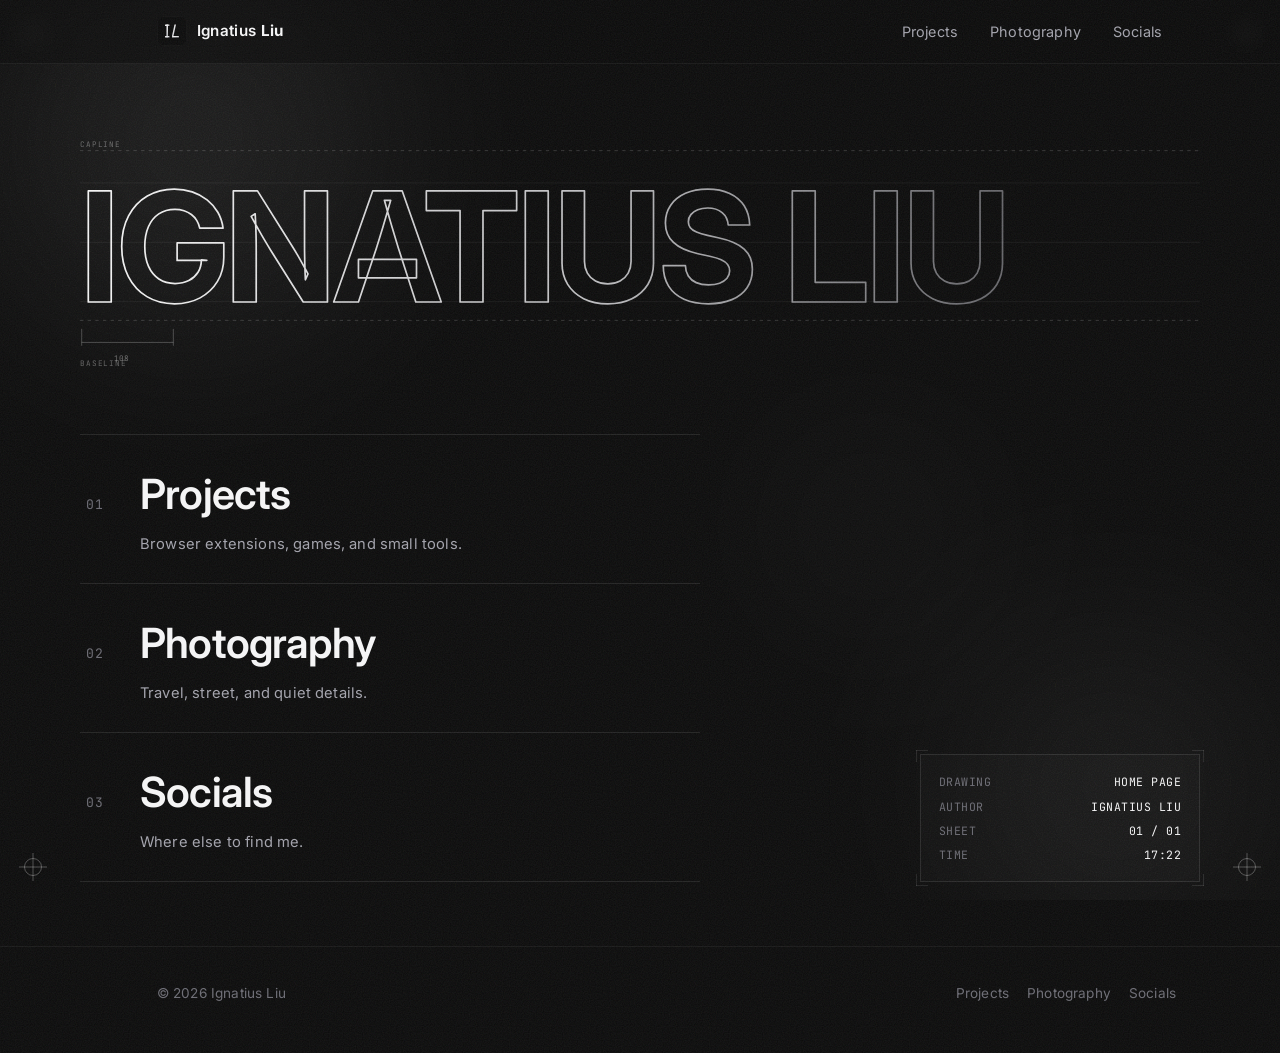
<file: index.html>
<!DOCTYPE html>
<html lang="en">
<head>
  <meta charset="utf-8">
  <meta name="viewport" content="width=device-width, initial-scale=1">
  <title>Ignatius Liu</title>
  <meta name="description" content="Ignatius Liu — software, photography, and a quiet corner of the internet.">
  <meta name="theme-color" content="#0a0a0a">
  <meta name="color-scheme" content="dark">
  <meta property="og:title" content="Ignatius Liu">
  <meta property="og:description" content="Software, photography, and a quiet corner of the internet.">
  <meta property="og:type" content="website">
  <meta property="og:url" content="https://www.suitangi.me/">
  <link rel="icon" href="/assets/img/favicon.svg" type="image/svg+xml">
  <link rel="icon" href="/assets/img/favicon.ico" sizes="32x32">
  <link rel="apple-touch-icon" href="/assets/img/apple-touch-icon.png">
  <link rel="manifest" href="/assets/img/site.webmanifest">
  <link rel="preconnect" href="https://fonts.googleapis.com">
  <link rel="preconnect" href="https://fonts.gstatic.com" crossorigin>
  <link href="https://fonts.googleapis.com/css2?family=Inter:wght@400;500;600;700;800&family=JetBrains+Mono:wght@400;500&display=swap" rel="stylesheet">
  <link rel="stylesheet" href="/assets/css/site.css">
</head>
<body class="page-home">

  <!-- background glow + film grain -->
  <div class="bg-fx" aria-hidden="true">
    <span class="blob b1"></span>
    <span class="blob b2"></span>
    <span class="blob b3"></span>
    <div class="spotlight" id="spotlight"></div>
  </div>
  <div class="grain" aria-hidden="true"></div>

  <!-- blueprint registration marks (corners) -->
  <div class="reg-marks" aria-hidden="true">
    <span class="reg tl"></span><span class="reg tr"></span>
    <span class="reg bl"></span><span class="reg br"></span>
  </div>

  <nav class="nav" aria-label="Primary">
    <div class="wrap">
      <a class="brand" href="/" aria-label="Ignatius Liu — home">
        <img class="chip" src="/assets/img/logo.svg" alt="">
        <span class="name">Ignatius <b>Liu</b></span>
      </a>
      <button class="nav-toggle" aria-label="Toggle menu" aria-expanded="false">
        <svg viewBox="0 0 24 24" fill="none" stroke="currentColor" stroke-width="2" stroke-linecap="round"><path d="M4 7h16M4 12h16M4 17h16"/></svg>
      </button>
      <ul class="nav-links">
        <li><a href="/projects/">Projects</a></li>
        <li><a href="/photography/">Photography</a></li>
        <li><a href="/socials/">Socials</a></li>
      </ul>
    </div>
  </nav>

  <main>
    <section class="stage wrap">

      <!-- blueprint hero: the name as a technical drawing -->
      <div class="hero-drawing" data-reveal aria-hidden="true">
        <svg class="hero-svg" viewBox="0 0 1320 280" preserveAspectRatio="xMinYMid meet">
          <defs>
            <linearGradient id="bp-stroke" x1="0" y1="0" x2="1" y2="0">
              <stop offset="0" stop-color="#ffffff" stop-opacity=".95"/>
              <stop offset=".55" stop-color="#dcdcdf" stop-opacity=".85"/>
              <stop offset="1" stop-color="#8a8a90" stop-opacity=".7"/>
            </linearGradient>
          </defs>

          <!-- faint construction grid -->
          <g stroke="rgba(255,255,255,.07)" stroke-width="1">
            <line x1="0" y1="60"  x2="1320" y2="60"/>
            <line x1="0" y1="130" x2="1320" y2="130"/>
            <line x1="0" y1="200" x2="1320" y2="200"/>
          </g>

          <!-- baseline + capline, like a real letterform drawing -->
          <g stroke="rgba(255,255,255,.20)" stroke-width="1" stroke-dasharray="4 5">
            <line x1="0" y1="222" x2="1320" y2="222"/>
            <line x1="0" y1="22"  x2="1320" y2="22"/>
          </g>
          <g fill="rgba(255,255,255,.35)" font-family="JetBrains Mono, monospace" font-size="9" letter-spacing="1">
            <text x="0" y="18">CAPLINE</text>
            <text x="0" y="276">BASELINE</text>
          </g>

          <!-- the name, single line (desktop / tablet) -->
          <g class="name-1col" fill="none" stroke="url(#bp-stroke)" stroke-width="2" stroke-linecap="round" stroke-linejoin="round">
            <text x="0" y="200" font-family="Inter, sans-serif" font-size="180" font-weight="700" letter-spacing="-4">IGNATIUS LIU</text>
          </g>

          <!-- the name, two lines stacked (mobile) -->
          <g class="name-2col" fill="none" stroke="url(#bp-stroke)" stroke-width="2" stroke-linecap="round" stroke-linejoin="round">
            <text x="0" y="120" font-family="Inter, sans-serif" font-size="150" font-weight="700" letter-spacing="-3">IGNATIUS</text>
            <text x="0" y="240" font-family="Inter, sans-serif" font-size="150" font-weight="700" letter-spacing="-3">LIU</text>
          </g>

          <!-- dimension marks below a couple of glyphs -->
          <g stroke="rgba(255,255,255,.28)" stroke-width="1">
            <line x1="2"   y1="232" x2="2"   y2="252"/>
            <line x1="110" y1="232" x2="110" y2="252"/>
            <line x1="2"   y1="248" x2="110" y2="248"/>
          </g>
          <text x="40" y="270" fill="rgba(255,255,255,.4)" font-family="JetBrains Mono, monospace" font-size="9">108</text>
        </svg>
      </div>

      <!-- the blueprint "drawing": the three section links, now the focal point -->
      <nav class="index" data-reveal aria-label="Index">
        <a href="/projects/">
          <span class="i-row">
            <span class="i-num">01</span>
            <span class="i-name">Projects</span>
          </span>
          <span class="i-desc">Browser extensions, games, and small tools.</span>
        </a>
        <a href="/photography/">
          <span class="i-row">
            <span class="i-num">02</span>
            <span class="i-name">Photography</span>
          </span>
          <span class="i-desc">Travel, street, and quiet details.</span>
        </a>
        <a href="/socials/">
          <span class="i-row">
            <span class="i-num">03</span>
            <span class="i-name">Socials</span>
          </span>
          <span class="i-desc">Where else to find me.</span>
        </a>
      </nav>

      <!-- title block: name demoted, lives in the corner like a real drawing -->
      <aside class="title-block" data-reveal>
        <div class="tb-grid">
          <span class="tb-k">DRAWING</span><span class="tb-v">HOME PAGE</span>
          <span class="tb-k">AUTHOR</span>  <span class="tb-v">IGNATIUS LIU</span>
          <span class="tb-k">SHEET</span>   <span class="tb-v">01 / 01</span>
          <span class="tb-k">TIME</span>    <span class="tb-v"><span data-clock>— : —</span></span>
        </div>
      </aside>

    </section>
  </main>

  <footer class="footer">
    <div class="wrap">
      <span>© <span data-year>2026</span> Ignatius Liu</span>
      <div class="footer-links">
        <a href="/projects/">Projects</a>
        <a href="/photography/">Photography</a>
        <a href="/socials/">Socials</a>
      </div>
    </div>
  </footer>

  <script src="/assets/js/site.js"></script>
</body>
</html>
</file>
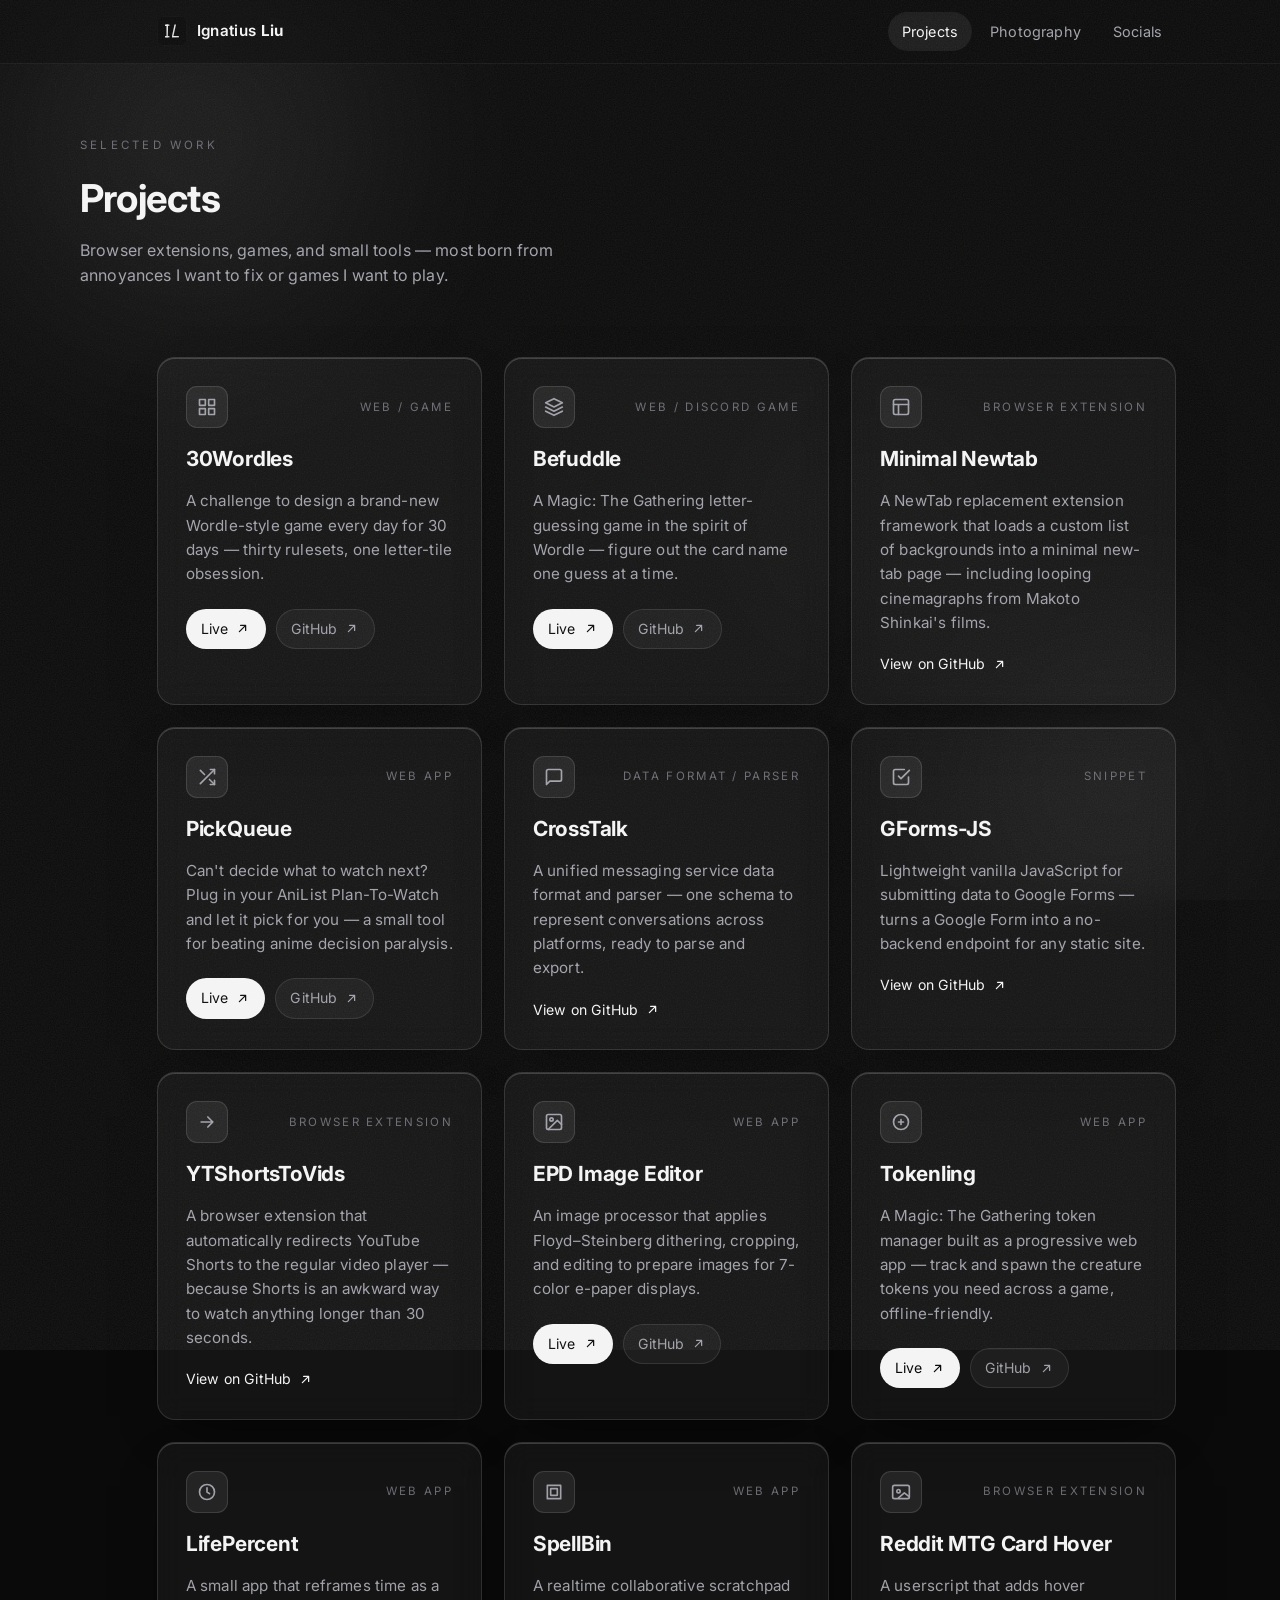
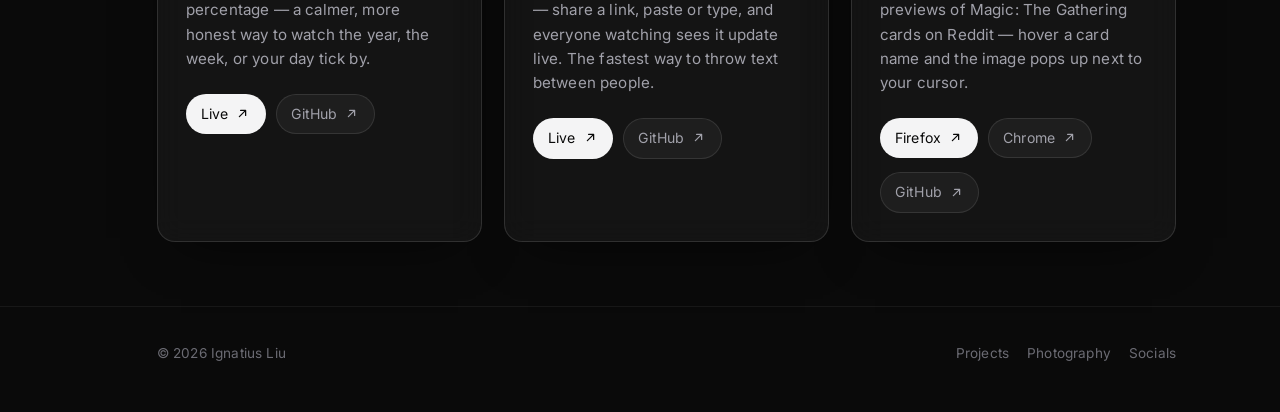
<file: projects/index.html>
<!DOCTYPE html>
<html lang="en">
<head>
  <meta charset="utf-8">
  <meta name="viewport" content="width=device-width, initial-scale=1">
  <title>Projects · Ignatius Liu</title>
  <meta name="description" content="Personal projects by Ignatius Liu — browser extensions, games, and small tools.">
  <meta name="theme-color" content="#0a0a0a">
  <meta name="color-scheme" content="dark">
  <link rel="icon" href="/assets/img/favicon.svg" type="image/svg+xml">
  <link rel="icon" href="/assets/img/favicon.ico" sizes="32x32">
  <link rel="apple-touch-icon" href="/assets/img/apple-touch-icon.png">
  <link rel="manifest" href="/assets/img/site.webmanifest">
  <link rel="preconnect" href="https://fonts.googleapis.com">
  <link rel="preconnect" href="https://fonts.gstatic.com" crossorigin>
  <link href="https://fonts.googleapis.com/css2?family=Inter:wght@400;500;600;700;800&display=swap" rel="stylesheet">
  <link rel="stylesheet" href="/assets/css/site.css">
</head>
<body>

  <div class="bg-fx" aria-hidden="true">
    <span class="blob b1"></span>
    <span class="blob b2"></span>
    <span class="blob b3"></span>
    <div class="spotlight" id="spotlight"></div>
  </div>
  <div class="grain" aria-hidden="true"></div>

  <nav class="nav" aria-label="Primary">
    <div class="wrap">
      <a class="brand" href="/" aria-label="Ignatius Liu — home">
        <img class="chip" src="/assets/img/logo.svg" alt="">
        <span class="name">Ignatius <b>Liu</b></span>
      </a>
      <button class="nav-toggle" aria-label="Toggle menu" aria-expanded="false">
        <svg viewBox="0 0 24 24" fill="none" stroke="currentColor" stroke-width="2" stroke-linecap="round"><path d="M4 7h16M4 12h16M4 17h16"/></svg>
      </button>
      <ul class="nav-links">
        <li><a href="/projects/" class="active">Projects</a></li>
        <li><a href="/photography/">Photography</a></li>
        <li><a href="/socials/">Socials</a></li>
      </ul>
    </div>
  </nav>

  <main>
    <header class="page-head wrap">
      <p class="eyebrow" data-reveal>Selected work</p>
      <h1 class="h-section" data-reveal>Projects</h1>
      <p class="section-lead" data-reveal>
        Browser extensions, games, and small tools — most born from annoyances
        I want to fix or games I want to play.
      </p>
    </header>

    <section class="wrap" style="padding-bottom: 64px;">
      <div class="grid-projects">

        <article class="glass project-card" data-reveal>
          <div class="pc-top">
            <span class="pc-icon">
              <svg viewBox="0 0 24 24" fill="none" stroke="currentColor" stroke-width="2" stroke-linecap="round" stroke-linejoin="round"><rect x="3" y="3" width="7" height="7"/><rect x="14" y="3" width="7" height="7"/><rect x="14" y="14" width="7" height="7"/><rect x="3" y="14" width="7" height="7"/></svg>
            </span>
            <span class="pc-type">Web / Game</span>
          </div>
          <h3>30Wordles</h3>
          <p>A challenge to design a brand-new Wordle-style game every day for 30 days — thirty rulesets, one letter-tile obsession.</p>
          <div class="pc-links">
            <a class="pc-link" href="https://suitangi.github.io/30Wordles/" target="_blank" rel="noopener">
              Live
              <svg viewBox="0 0 24 24" fill="none" stroke="currentColor" stroke-width="2" stroke-linecap="round" stroke-linejoin="round"><path d="M7 17L17 7M9 7h8v8"/></svg>
            </a>
            <a class="pc-link pc-link-ghost" href="https://github.com/suitangi/30Wordles" target="_blank" rel="noopener">
              GitHub
              <svg viewBox="0 0 24 24" fill="none" stroke="currentColor" stroke-width="2" stroke-linecap="round" stroke-linejoin="round"><path d="M7 17L17 7M9 7h8v8"/></svg>
            </a>
          </div>
        </article>

        <article class="glass project-card" data-reveal>
          <div class="pc-top">
            <span class="pc-icon">
              <svg viewBox="0 0 24 24" fill="none" stroke="currentColor" stroke-width="2" stroke-linecap="round" stroke-linejoin="round"><path d="M12 2L2 7l10 5 10-5-10-5zM2 17l10 5 10-5M2 12l10 5 10-5"/></svg>
            </span>
            <span class="pc-type">Web / Discord game</span>
          </div>
          <h3>Befuddle</h3>
          <p>A Magic: The Gathering letter-guessing game in the spirit of Wordle — figure out the card name one guess at a time.</p>
          <div class="pc-links">
            <a class="pc-link" href="https://befuddle.xyz/" target="_blank" rel="noopener">
              Live
              <svg viewBox="0 0 24 24" fill="none" stroke="currentColor" stroke-width="2" stroke-linecap="round" stroke-linejoin="round"><path d="M7 17L17 7M9 7h8v8"/></svg>
            </a>
            <a class="pc-link pc-link-ghost" href="https://github.com/suitangi/Befuddle" target="_blank" rel="noopener">
              GitHub
              <svg viewBox="0 0 24 24" fill="none" stroke="currentColor" stroke-width="2" stroke-linecap="round" stroke-linejoin="round"><path d="M7 17L17 7M9 7h8v8"/></svg>
            </a>
          </div>
        </article>

        <article class="glass project-card" data-reveal>
          <div class="pc-top">
            <span class="pc-icon">
              <svg viewBox="0 0 24 24" fill="none" stroke="currentColor" stroke-width="2" stroke-linecap="round" stroke-linejoin="round"><rect x="3" y="3" width="18" height="18" rx="2"/><path d="M3 9h18M9 21V9"/></svg>
            </span>
            <span class="pc-type">Browser extension</span>
          </div>
          <h3>Minimal Newtab</h3>
          <p>A NewTab replacement extension framework that loads a custom list of backgrounds into a minimal new-tab page — including looping cinemagraphs from Makoto Shinkai's films.</p>
          <a class="pc-link" href="https://github.com/suitangi/Minimal-Newtab" target="_blank" rel="noopener">
            View on GitHub
            <svg viewBox="0 0 24 24" fill="none" stroke="currentColor" stroke-width="2" stroke-linecap="round" stroke-linejoin="round"><path d="M7 17L17 7M9 7h8v8"/></svg>
          </a>
        </article>
		
		<article class="glass project-card" data-reveal>
          <div class="pc-top">
            <span class="pc-icon">
              <svg viewBox="0 0 24 24" fill="none" stroke="currentColor" stroke-width="2" stroke-linecap="round" stroke-linejoin="round"><polyline points="16 3 21 3 21 8"/><line x1="4" y1="20" x2="21" y2="3"/><polyline points="21 16 21 21 16 21"/><line x1="15" y1="15" x2="21" y2="21"/><line x1="4" y1="4" x2="9" y2="9"/></svg>
            </span>
            <span class="pc-type">Web app</span>
          </div>
          <h3>PickQueue</h3>
          <p>Can't decide what to watch next? Plug in your AniList Plan-To-Watch and let it pick for you — a small tool for beating anime decision paralysis.</p>
          <div class="pc-links">
            <a class="pc-link" href="https://suitangi.github.io/PickQueue/" target="_blank" rel="noopener">
              Live
              <svg viewBox="0 0 24 24" fill="none" stroke="currentColor" stroke-width="2" stroke-linecap="round" stroke-linejoin="round"><path d="M7 17L17 7M9 7h8v8"/></svg>
            </a>
            <a class="pc-link pc-link-ghost" href="https://github.com/suitangi/PickQueue" target="_blank" rel="noopener">
              GitHub
              <svg viewBox="0 0 24 24" fill="none" stroke="currentColor" stroke-width="2" stroke-linecap="round" stroke-linejoin="round"><path d="M7 17L17 7M9 7h8v8"/></svg>
            </a>
          </div>
        </article>
		
        <article class="glass project-card" data-reveal>
          <div class="pc-top">
            <span class="pc-icon">
              <svg viewBox="0 0 24 24" fill="none" stroke="currentColor" stroke-width="2" stroke-linecap="round" stroke-linejoin="round"><path d="M21 15a2 2 0 0 1-2 2H7l-4 4V5a2 2 0 0 1 2-2h14a2 2 0 0 1 2 2z"/></svg>
            </span>
            <span class="pc-type">Data format / parser</span>
          </div>
          <h3>CrossTalk</h3>
          <p>A unified messaging service data format and parser — one schema to represent conversations across platforms, ready to parse and export.</p>
          <a class="pc-link" href="https://github.com/suitangi/Crosstalk" target="_blank" rel="noopener">
            View on GitHub
            <svg viewBox="0 0 24 24" fill="none" stroke="currentColor" stroke-width="2" stroke-linecap="round" stroke-linejoin="round"><path d="M7 17L17 7M9 7h8v8"/></svg>
          </a>
        </article>

        <article class="glass project-card" data-reveal>
          <div class="pc-top">
            <span class="pc-icon">
              <svg viewBox="0 0 24 24" fill="none" stroke="currentColor" stroke-width="2" stroke-linecap="round" stroke-linejoin="round"><path d="M9 11l3 3L22 4"/><path d="M21 12v7a2 2 0 0 1-2 2H5a2 2 0 0 1-2-2V5a2 2 0 0 1 2-2h11"/></svg>
            </span>
            <span class="pc-type">Snippet</span>
          </div>
          <h3>GForms-JS</h3>
          <p>Lightweight vanilla JavaScript for submitting data to Google Forms — turns a Google Form into a no-backend endpoint for any static site.</p>
          <a class="pc-link" href="https://github.com/suitangi/GForms-JS" target="_blank" rel="noopener">
            View on GitHub
            <svg viewBox="0 0 24 24" fill="none" stroke="currentColor" stroke-width="2" stroke-linecap="round" stroke-linejoin="round"><path d="M7 17L17 7M9 7h8v8"/></svg>
          </a>
        </article>

        <article class="glass project-card" data-reveal>
          <div class="pc-top">
            <span class="pc-icon">
              <svg viewBox="0 0 24 24" fill="none" stroke="currentColor" stroke-width="2" stroke-linecap="round" stroke-linejoin="round"><path d="M5 12h14M13 6l6 6-6 6"/></svg>
            </span>
            <span class="pc-type">Browser extension</span>
          </div>
          <h3>YTShortsToVids</h3>
          <p>A browser extension that automatically redirects YouTube Shorts to the regular video player — because Shorts is an awkward way to watch anything longer than 30 seconds.</p>
          <a class="pc-link" href="https://github.com/suitangi/YTShortsToVids" target="_blank" rel="noopener">
            View on GitHub
            <svg viewBox="0 0 24 24" fill="none" stroke="currentColor" stroke-width="2" stroke-linecap="round" stroke-linejoin="round"><path d="M7 17L17 7M9 7h8v8"/></svg>
          </a>
        </article>

        <article class="glass project-card" data-reveal>
          <div class="pc-top">
            <span class="pc-icon">
              <svg viewBox="0 0 24 24" fill="none" stroke="currentColor" stroke-width="2" stroke-linecap="round" stroke-linejoin="round"><rect x="3" y="3" width="18" height="18" rx="2"/><circle cx="9" cy="9" r="2"/><path d="M21 15l-5-5L5 21"/></svg>
            </span>
            <span class="pc-type">Web app</span>
          </div>
          <h3>EPD Image Editor</h3>
          <p>An image processor that applies Floyd–Steinberg dithering, cropping, and editing to prepare images for 7-color e-paper displays.</p>
          <div class="pc-links">
            <a class="pc-link" href="https://suitangi.github.io/EPD-Image-Editor/" target="_blank" rel="noopener">
              Live
              <svg viewBox="0 0 24 24" fill="none" stroke="currentColor" stroke-width="2" stroke-linecap="round" stroke-linejoin="round"><path d="M7 17L17 7M9 7h8v8"/></svg>
            </a>
            <a class="pc-link pc-link-ghost" href="https://github.com/suitangi/EPD-Image-Editor" target="_blank" rel="noopener">
              GitHub
              <svg viewBox="0 0 24 24" fill="none" stroke="currentColor" stroke-width="2" stroke-linecap="round" stroke-linejoin="round"><path d="M7 17L17 7M9 7h8v8"/></svg>
            </a>
          </div>
        </article>

        <article class="glass project-card" data-reveal>
          <div class="pc-top">
            <span class="pc-icon">
              <svg viewBox="0 0 24 24" fill="none" stroke="currentColor" stroke-width="2" stroke-linecap="round" stroke-linejoin="round"><circle cx="12" cy="12" r="9"/><path d="M9 12h6M12 9v6"/></svg>
            </span>
            <span class="pc-type">Web app</span>
          </div>
          <h3>Tokenling</h3>
          <p>A Magic: The Gathering token manager built as a progressive web app — track and spawn the creature tokens you need across a game, offline-friendly.</p>
          <div class="pc-links">
            <a class="pc-link" href="https://suitangi.github.io/Tokenling/" target="_blank" rel="noopener">
              Live
              <svg viewBox="0 0 24 24" fill="none" stroke="currentColor" stroke-width="2" stroke-linecap="round" stroke-linejoin="round"><path d="M7 17L17 7M9 7h8v8"/></svg>
            </a>
            <a class="pc-link pc-link-ghost" href="https://github.com/suitangi/Tokenling" target="_blank" rel="noopener">
              GitHub
              <svg viewBox="0 0 24 24" fill="none" stroke="currentColor" stroke-width="2" stroke-linecap="round" stroke-linejoin="round"><path d="M7 17L17 7M9 7h8v8"/></svg>
            </a>
          </div>
        </article>

        <article class="glass project-card" data-reveal>
          <div class="pc-top">
            <span class="pc-icon">
              <svg viewBox="0 0 24 24" fill="none" stroke="currentColor" stroke-width="2" stroke-linecap="round" stroke-linejoin="round"><circle cx="12" cy="12" r="9"/><path d="M12 7v5l3 2"/></svg>
            </span>
            <span class="pc-type">Web app</span>
          </div>
          <h3>LifePercent</h3>
          <p>A small app that reframes time as a percentage — a calmer, more honest way to watch the year, the week, or your day tick by.</p>
          <div class="pc-links">
            <a class="pc-link" href="https://suitangi.github.io/LifePercent/" target="_blank" rel="noopener">
              Live
              <svg viewBox="0 0 24 24" fill="none" stroke="currentColor" stroke-width="2" stroke-linecap="round" stroke-linejoin="round"><path d="M7 17L17 7M9 7h8v8"/></svg>
            </a>
            <a class="pc-link pc-link-ghost" href="https://github.com/suitangi/LifePercent" target="_blank" rel="noopener">
              GitHub
              <svg viewBox="0 0 24 24" fill="none" stroke="currentColor" stroke-width="2" stroke-linecap="round" stroke-linejoin="round"><path d="M7 17L17 7M9 7h8v8"/></svg>
            </a>
          </div>
        </article>

        <article class="glass project-card" data-reveal>
          <div class="pc-top">
            <span class="pc-icon">
              <svg viewBox="0 0 24 24" fill="none" stroke="currentColor" stroke-width="2" stroke-linecap="round" stroke-linejoin="round"><path d="M4 4h16v16H4z"/><path d="M8 8h8v8H8z"/></svg>
            </span>
            <span class="pc-type">Web app</span>
          </div>
          <h3>SpellBin</h3>
          <p>A realtime collaborative scratchpad — share a link, paste or type, and everyone watching sees it update live. The fastest way to throw text between people.</p>
          <div class="pc-links">
            <a class="pc-link" href="https://suitangi.github.io/SpellBin/" target="_blank" rel="noopener">
              Live
              <svg viewBox="0 0 24 24" fill="none" stroke="currentColor" stroke-width="2" stroke-linecap="round" stroke-linejoin="round"><path d="M7 17L17 7M9 7h8v8"/></svg>
            </a>
            <a class="pc-link pc-link-ghost" href="https://github.com/suitangi/SpellBin" target="_blank" rel="noopener">
              GitHub
              <svg viewBox="0 0 24 24" fill="none" stroke="currentColor" stroke-width="2" stroke-linecap="round" stroke-linejoin="round"><path d="M7 17L17 7M9 7h8v8"/></svg>
            </a>
          </div>
        </article>

        <article class="glass project-card" data-reveal>
          <div class="pc-top">
            <span class="pc-icon">
              <svg viewBox="0 0 24 24" fill="none" stroke="currentColor" stroke-width="2" stroke-linecap="round" stroke-linejoin="round"><rect x="2" y="4" width="20" height="16" rx="2"/><circle cx="9" cy="11" r="2"/><path d="M21 17l-5-4-7 6"/></svg>
            </span>
            <span class="pc-type">Browser extension</span>
          </div>
          <h3>Reddit MTG Card Hover</h3>
          <p>A userscript that adds hover previews of Magic: The Gathering cards on Reddit — hover a card name and the image pops up next to your cursor.</p>
          <div class="pc-links">
            <a class="pc-link" href="https://addons.mozilla.org/en-US/firefox/addon/reddit-mtgcardfetcher-hover/" target="_blank" rel="noopener">
              Firefox
              <svg viewBox="0 0 24 24" fill="none" stroke="currentColor" stroke-width="2" stroke-linecap="round" stroke-linejoin="round"><path d="M7 17L17 7M9 7h8v8"/></svg>
            </a>
            <a class="pc-link pc-link-ghost" href="https://chromewebstore.google.com/detail/reddit-mtgcardfetcher-hov/lgolghfbfjpegcdaneojpnaccppdacbi" target="_blank" rel="noopener">
              Chrome
              <svg viewBox="0 0 24 24" fill="none" stroke="currentColor" stroke-width="2" stroke-linecap="round" stroke-linejoin="round"><path d="M7 17L17 7M9 7h8v8"/></svg>
            </a>
            <a class="pc-link pc-link-ghost" href="https://github.com/suitangi/RedditMtgCardHover" target="_blank" rel="noopener">
              GitHub
              <svg viewBox="0 0 24 24" fill="none" stroke="currentColor" stroke-width="2" stroke-linecap="round" stroke-linejoin="round"><path d="M7 17L17 7M9 7h8v8"/></svg>
            </a>
          </div>
        </article>

      </div>
    </section>
  </main>

  <footer class="footer">
    <div class="wrap">
      <span>© <span data-year>2026</span> Ignatius Liu</span>
      <div class="footer-links">
        <a href="/projects/">Projects</a>
        <a href="/photography/">Photography</a>
        <a href="/socials/">Socials</a>
      </div>
    </div>
  </footer>

  <script src="/assets/js/site.js"></script>
</body>
</html>
</file>
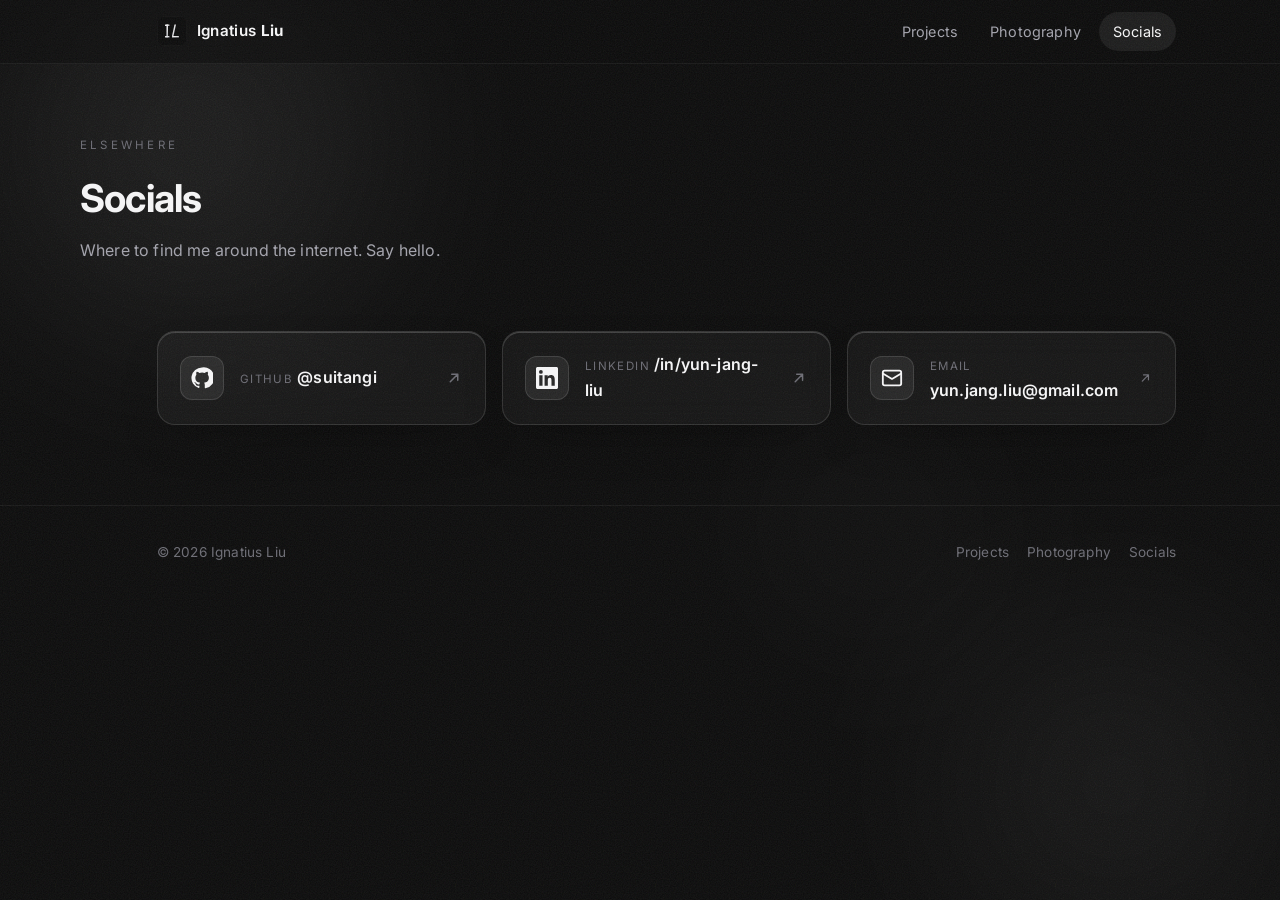
<file: socials/index.html>
<!DOCTYPE html>
<html lang="en">
<head>
  <meta charset="utf-8">
  <meta name="viewport" content="width=device-width, initial-scale=1">
  <title>Socials · Ignatius Liu</title>
  <meta name="description" content="Find Ignatius Liu elsewhere on the internet — GitHub, LinkedIn, photography, and email.">
  <meta name="theme-color" content="#0a0a0a">
  <meta name="color-scheme" content="dark">
  <link rel="icon" href="/assets/img/favicon.svg" type="image/svg+xml">
  <link rel="icon" href="/assets/img/favicon.ico" sizes="32x32">
  <link rel="apple-touch-icon" href="/assets/img/apple-touch-icon.png">
  <link rel="manifest" href="/assets/img/site.webmanifest">
  <link rel="preconnect" href="https://fonts.googleapis.com">
  <link rel="preconnect" href="https://fonts.gstatic.com" crossorigin>
  <link href="https://fonts.googleapis.com/css2?family=Inter:wght@400;500;600;700;800&display=swap" rel="stylesheet">
  <link rel="stylesheet" href="/assets/css/site.css">
</head>
<body>

  <div class="bg-fx" aria-hidden="true">
    <span class="blob b1"></span>
    <span class="blob b2"></span>
    <span class="blob b3"></span>
        <div class="spotlight" id="spotlight"></div>
  </div>
  <div class="grain" aria-hidden="true"></div>

  <nav class="nav" aria-label="Primary">
    <div class="wrap">
      <a class="brand" href="/" aria-label="Ignatius Liu — home">
        <img class="chip" src="/assets/img/logo.svg" alt="">
        <span class="name">Ignatius <b>Liu</b></span>
      </a>
      <button class="nav-toggle" aria-label="Toggle menu" aria-expanded="false">
        <svg viewBox="0 0 24 24" fill="none" stroke="currentColor" stroke-width="2" stroke-linecap="round"><path d="M4 7h16M4 12h16M4 17h16"/></svg>
      </button>
      <ul class="nav-links">
        <li><a href="/projects/">Projects</a></li>
        <li><a href="/photography/">Photography</a></li>
        <li><a href="/socials/" class="active">Socials</a></li>
      </ul>
    </div>
  </nav>

  <main>
    <header class="page-head wrap">
      <p class="eyebrow" data-reveal>Elsewhere</p>
      <h1 class="h-section" data-reveal>Socials</h1>
      <p class="section-lead" data-reveal>
        Where to find me around the internet. Say hello.
      </p>
    </header>

    <section class="wrap" style="padding-bottom: 80px;">
      <div class="socials">

        <a class="glass social-card" href="https://github.com/suitangi/" target="_blank" rel="noopener" data-reveal>
          <span class="sc-icon">
            <svg viewBox="0 0 24 24" fill="currentColor"><path d="M12 .5a11.5 11.5 0 0 0-3.64 22.41c.58.1.79-.25.79-.56v-2c-3.2.7-3.88-1.37-3.88-1.37-.53-1.34-1.3-1.7-1.3-1.7-1.06-.72.08-.71.08-.71 1.17.08 1.78 1.2 1.78 1.2 1.04 1.78 2.73 1.27 3.4.97.1-.75.41-1.27.74-1.56-2.55-.29-5.23-1.28-5.23-5.7 0-1.26.45-2.29 1.19-3.1-.12-.29-.52-1.46.11-3.05 0 0 .97-.31 3.18 1.18a11 11 0 0 1 5.8 0c2.2-1.49 3.17-1.18 3.17-1.18.63 1.59.23 2.76.11 3.05.74.81 1.19 1.84 1.19 3.1 0 4.43-2.69 5.41-5.25 5.69.42.37.79 1.09.79 2.2v3.26c0 .31.21.67.8.56A11.5 11.5 0 0 0 12 .5z"/></svg>
          </span>
          <span>
            <span class="sc-label">GitHub</span>
            <span class="sc-handle">@suitangi</span>
          </span>
          <span class="sc-arrow">
            <svg viewBox="0 0 24 24" fill="none" stroke="currentColor" stroke-width="2" stroke-linecap="round" stroke-linejoin="round" width="18" height="18"><path d="M7 17L17 7M9 7h8v8"/></svg>
          </span>
        </a>

        <a class="glass social-card" href="https://www.linkedin.com/in/yun-jang-liu/" target="_blank" rel="noopener" data-reveal>
          <span class="sc-icon">
            <svg viewBox="0 0 24 24" fill="currentColor"><path d="M20.45 20.45h-3.56v-5.57c0-1.33-.03-3.04-1.85-3.04-1.86 0-2.14 1.45-2.14 2.94v5.67H9.35V9h3.42v1.56h.05c.48-.9 1.64-1.85 3.37-1.85 3.6 0 4.27 2.37 4.27 5.46v6.28zM5.34 7.43a2.06 2.06 0 1 1 0-4.13 2.06 2.06 0 0 1 0 4.13zM7.12 20.45H3.56V9h3.56v11.45zM22.22 0H1.77C.79 0 0 .77 0 1.73v20.54C0 23.23.79 24 1.77 24h20.45c.98 0 1.78-.77 1.78-1.73V1.73C24 .77 23.2 0 22.22 0z"/></svg>
          </span>
          <span>
            <span class="sc-label">LinkedIn</span>
            <span class="sc-handle">/in/yun-jang-liu</span>
          </span>
          <span class="sc-arrow">
            <svg viewBox="0 0 24 24" fill="none" stroke="currentColor" stroke-width="2" stroke-linecap="round" stroke-linejoin="round" width="18" height="18"><path d="M7 17L17 7M9 7h8v8"/></svg>
          </span>
        </a>

        <a class="glass social-card" href="mailto:yun.jang.liu@gmail.com" data-reveal>
          <span class="sc-icon">
            <svg viewBox="0 0 24 24" fill="none" stroke="currentColor" stroke-width="2" stroke-linecap="round" stroke-linejoin="round"><rect x="2" y="4" width="20" height="16" rx="2"/><path d="m22 7-10 6L2 7"/></svg>
          </span>
          <span>
            <span class="sc-label">Email</span>
            <span class="sc-handle">yun.jang.liu@gmail.com</span>
          </span>
          <span class="sc-arrow">
            <svg viewBox="0 0 24 24" fill="none" stroke="currentColor" stroke-width="2" stroke-linecap="round" stroke-linejoin="round" width="18" height="18"><path d="M7 17L17 7M9 7h8v8"/></svg>
          </span>
        </a>

      </div>
    </section>
  </main>

  <footer class="footer">
    <div class="wrap">
      <span>© <span data-year>2026</span> Ignatius Liu</span>
      <div class="footer-links">
        <a href="/projects/">Projects</a>
        <a href="/photography/">Photography</a>
        <a href="/socials/">Socials</a>
      </div>
    </div>
  </footer>

  <script src="/assets/js/site.js"></script>
</body>
</html>
</file>
<file: assets/css/site.css>
/* ============================================================
   Ignatius Liu — site.css
   Minimal monochrome: black bg, glass surfaces, lofi grain,
   soft white/silver glow. One font, two weights.
   ============================================================ */

/* ---------- Design tokens ---------- */
:root {
  --bg:        #0a0a0a;            /* true-ish black            */
  --bg-soft:   #111114;            /* card/canvas elevation     */
  --text:      #f4f4f5;            /* primary text              */
  --text-dim:  #a1a1aa;            /* secondary text            */
  --text-mute: #6b6b73;            /* tertiary / meta           */
  --line:      rgba(255,255,255,.10);
  --line-soft: rgba(255,255,255,.06);

  /* glass surfaces (translucent white) */
  --glass-bg:     rgba(255,255,255,.045);
  --glass-bg-hi:  rgba(255,255,255,.07);
  --glass-border: rgba(255,255,255,.12);
  --glass-hl:     rgba(255,255,255,.18);   /* top inner highlight  */

  /* the monochrome "gradient": white -> silver -> grey */
  --shine: linear-gradient(105deg,#fff 0%,#dcdcdf 45%,#8a8a90 100%);

  --radius:    18px;
  --radius-sm: 12px;
  --maxw:      1120px;
  --nav-h:     64px;

  --font: "Inter", system-ui, -apple-system, "Segoe UI", Roboto, Helvetica, Arial, sans-serif;
  --serif: "Instrument Serif", "Times New Roman", Georgia, serif;
  --mono: "JetBrains Mono", ui-monospace, "SF Mono", Menlo, Consolas, monospace;
}

/* ---------- Reset-ish ---------- */
*, *::before, *::after { box-sizing: border-box; }
* { margin: 0; }
html { -webkit-text-size-adjust: 100%; scroll-behavior: smooth; }
body {
  font-family: var(--font);
  background: var(--bg);
  color: var(--text);
  line-height: 1.6;
  font-size: 16px;
  letter-spacing: .01em;
  -webkit-font-smoothing: antialiased;
  text-rendering: optimizeLegibility;
  overflow-x: hidden;
}
img, svg { display: block; max-width: 100%; }
a { color: inherit; text-decoration: none; }
button { font: inherit; cursor: pointer; }
ul { list-style: none; padding: 0; }

/* ---------- Background glow blobs ---------- */
.bg-fx {
  position: fixed;
  inset: 0;
  z-index: -2;
  pointer-events: none;
  overflow: hidden;
}
.blob {
  position: absolute;
  border-radius: 50%;
  filter: blur(90px);
  opacity: .55;
  background: radial-gradient(circle at center, rgba(255,255,255,.20), rgba(255,255,255,0) 70%);
}
.blob.b1 { width: 46vw; height: 46vw; top: -12vw; left: -8vw; animation: drift1 26s ease-in-out infinite; }
.blob.b2 { width: 38vw; height: 38vw; bottom: -10vw; right: -6vw; opacity: .4; animation: drift2 32s ease-in-out infinite; }
.blob.b3 { width: 26vw; height: 26vw; top: 40%; left: 55%; opacity: .25; animation: drift3 38s ease-in-out infinite; }

@keyframes drift1 { 0%,100%{transform:translate(0,0)} 50%{transform:translate(4vw,3vw)} }
@keyframes drift2 { 0%,100%{transform:translate(0,0)} 50%{transform:translate(-3vw,-2vw)} }
@keyframes drift3 { 0%,100%{transform:translate(0,0)} 50%{transform:translate(-2vw,2vw)} }

/* cursor-following spotlight (all pages) */
.spotlight {
  position: absolute;
  inset: 0;
  background: radial-gradient(
    420px circle at var(--mx, 50%) var(--my, 40%),
    rgba(255,255,255,.10),
    rgba(255,255,255,0) 70%
  );
  opacity: 0;
  transition: opacity .6s ease;
}
.spotlight.is-on { opacity: 1; }

/* ---------- Lo-fi film grain ---------- */
.grain {
  position: fixed;
  inset: -50%;
  z-index: 9999;
  pointer-events: none;
  opacity: .09;
  mix-blend-mode: screen;
  background-image: url("data:image/svg+xml,%3Csvg xmlns='http://www.w3.org/2000/svg' width='200' height='200'%3E%3Cfilter id='n'%3E%3CfeTurbulence type='fractalNoise' baseFrequency='0.85' numOctaves='3' stitchTiles='stitch'/%3E%3C/filter%3E%3Crect width='100%25' height='100%25' filter='url(%23n)'/%3E%3C/svg%3E");
  animation: grainShift 1.2s steps(6) infinite;
}
@keyframes grainShift {
  0%   { transform: translate(0,0); }
  20%  { transform: translate(-4%, 3%); }
  40%  { transform: translate(3%, -2%); }
  60%  { transform: translate(-2%, -4%); }
  80%  { transform: translate(4%, 2%); }
  100% { transform: translate(0,0); }
}

/* ---------- Layout helpers ---------- */
/* Left-biased container: content shares one left edge across all pages,
   rather than floating in the horizontal center of wide screens. */
.wrap {
  width: 100%;
  max-width: var(--maxw);
  margin-inline: auto;
  padding-inline: clamp(24px, 6vw, 96px) 24px;
}
@media (max-width: 720px) {
  .wrap { padding-inline: 24px; }
}
.section { padding: 96px 0; }

/* shared eyebrow / section heading */
.eyebrow {
  font-size: .72rem;
  letter-spacing: .28em;
  text-transform: uppercase;
  color: var(--text-mute);
  margin-bottom: 14px;
}
.h-section {
  font-size: clamp(1.6rem, 4vw, 2.4rem);
  font-weight: 700;
  letter-spacing: -.02em;
  margin-bottom: 8px;
}
.section-lead {
  color: var(--text-dim);
  max-width: 52ch;
  margin-bottom: 44px;
}

/* ---------- Glass card primitive ---------- */
.glass {
  position: relative;
  background: var(--glass-bg);
  border: 1px solid var(--glass-border);
  border-radius: var(--radius);
  backdrop-filter: blur(14px) saturate(120%);
  -webkit-backdrop-filter: blur(14px) saturate(120%);
  box-shadow:
    0 1px 0 0 var(--glass-hl) inset,        /* top inner highlight   */
    0 20px 50px -24px rgba(0,0,0,.7);       /* drop shadow           */
}

/* ---------- Top navigation ---------- */
.nav {
  position: sticky;
  top: 0;
  z-index: 100;
  height: var(--nav-h);
  display: flex;
  align-items: center;
  backdrop-filter: blur(10px);
  -webkit-backdrop-filter: blur(10px);
  background: rgba(10,10,10,.55);
  border-bottom: 1px solid var(--line-soft);
}
.nav .wrap {
  display: flex;
  align-items: center;
  justify-content: space-between;
  gap: 16px;
}
.brand {
  display: inline-flex;
  align-items: center;
  gap: 10px;
  font-weight: 600;
  letter-spacing: .02em;
}
.brand .chip {
  width: 30px;
  height: 30px;
  border-radius: 8px;
  flex-shrink: 0;
}
.brand .name { font-size: .95rem; }
.brand .name b { font-weight: 700; }
.brand .name span { color: var(--text-mute); }

.nav-links {
  display: flex;
  align-items: center;
  gap: 4px;
}
.nav-links a {
  display: inline-block;
  padding: 8px 14px;
  border-radius: 999px;
  font-size: .9rem;
  color: var(--text-dim);
  transition: color .2s, background .2s;
}
.nav-links a:hover { color: var(--text); background: var(--glass-bg-hi); }
.nav-links a.active { color: var(--text); background: var(--glass-bg-hi); }

/* mobile menu toggle */
.nav-toggle {
  display: none;
  width: 40px; height: 40px;
  border: 1px solid var(--glass-border);
  background: var(--glass-bg);
  border-radius: 10px;
  color: var(--text);
  align-items: center;
  justify-content: center;
}
.nav-toggle svg { width: 20px; height: 20px; }

/* ---------- buttons (shared) ---------- */
.btn {
  display: inline-flex;
  align-items: center;
  gap: 9px;
  padding: 13px 22px;
  border-radius: 999px;
  font-size: .95rem;
  font-weight: 500;
  border: 1px solid var(--glass-border);
  transition: transform .2s, background .2s, border-color .2s;
}
.btn svg { width: 17px; height: 17px; }
.btn-primary {
  background: #f4f4f5;
  color: #0a0a0a;
  border-color: #f4f4f5;
}
.btn-primary:hover { transform: translateY(-2px); background: #fff; }
.btn-ghost { background: var(--glass-bg); color: var(--text); backdrop-filter: blur(10px); }
.btn-ghost:hover { transform: translateY(-2px); background: var(--glass-bg-hi); border-color: var(--glass-hl); }

/* ---------- STAGE — editorial homepage ---------- */
/* corner meta labels */
.stage-label {
  position: fixed;
  z-index: 5;
  font-size: .68rem;
  letter-spacing: .26em;
  text-transform: uppercase;
  color: var(--text-mute);
  pointer-events: none;
}
.stage-label.tl { top: calc(var(--nav-h) + 22px); left: 28px; }
.stage-label.tr { top: calc(var(--nav-h) + 22px); right: 28px; }
.stage-label.bl { bottom: 26px; left: 28px; }
.stage-label.br { bottom: 26px; right: 28px; }
.stage-label [data-clock] { color: var(--text-dim); font-variant-numeric: tabular-nums; }

/* ---------- STAGE — blueprint homepage ---------- */
/* the canvas / "drawing area": hero drawing up top, index + title block below */
.stage {
  min-height: calc(100vh - var(--nav-h));
  display: grid;
  grid-template-columns: 1fr auto;
  grid-template-rows: 1fr auto;
  align-items: end;
  gap: 40px 56px;
  padding: 32px 0 64px;
  position: relative;
}

/* blueprint hero — the name as a technical drawing */
.hero-drawing {
  grid-column: 1 / -1;            /* span full width across the top */
  margin-top: clamp(8px, 4vh, 56px);
  margin-bottom: 24px;
}
.hero-svg {
  width: 100%;
  height: auto;
  display: block;
  overflow: hidden;               /* keep glyphs inside the box */
}
/* default: show the single-line name, hide the stacked mobile version */
.hero-svg .name-1col { display: block; }
.hero-svg .name-2col { display: none; }

/* registration marks at the viewport corners */
.reg-marks { position: fixed; inset: 0; z-index: 5; pointer-events: none; }
.reg-marks .reg {
  position: absolute;
  width: 18px; height: 18px;
  border: 1px solid rgba(255,255,255,.28);
  border-radius: 50%;
}
.reg-marks .reg::before, .reg-marks .reg::after {
  content: ""; position: absolute; background: rgba(255,255,255,.28);
}
.reg-marks .reg::before { left: 50%; top: -6px; bottom: -6px; width: 1px; transform: translateX(-50%); }
.reg-marks .reg::after  { top: 50%; left: -6px; right: -6px; height: 1px; transform: translateY(-50%); }
.reg-marks .tl { top: 24px; left: 24px; }
.reg-marks .tr { top: 24px; right: 24px; }
.reg-marks .bl { bottom: 24px; left: 24px; }
.reg-marks .br { bottom: 24px; right: 24px; }

/* the index — the real focal point */
.index {
  display: flex;
  flex-direction: column;
  border-top: 1px solid var(--line);
  max-width: 620px;
}
.index a {
  display: flex;
  flex-direction: column;
  gap: 6px;
  padding: 26px 6px;
  border-bottom: 1px solid var(--line);
  position: relative;
  transition: padding-left .35s cubic-bezier(.2,.8,.2,1);
}
.index .i-row {
  display: flex;
  align-items: baseline;
  gap: 22px;
}
.index .i-num {
  font-family: var(--mono);
  font-size: .82rem;
  color: var(--text-mute);
  letter-spacing: .08em;
  width: 32px;
}
.index .i-name {
  font-size: clamp(1.8rem, 4vw, 2.6rem);
  font-weight: 600;
  letter-spacing: -.02em;
  color: var(--text);
  transition: color .25s;
}
.index .i-meta {
  margin-left: auto;
  font-family: var(--mono);
  font-size: .72rem;
  letter-spacing: .04em;
  color: var(--text-mute);
}
.index .i-desc {
  font-size: .92rem;
  color: var(--text-dim);
  padding-left: 54px; /* align under .i-name */
}
/* hover sweep bar */
.index a::after {
  content: "";
  position: absolute;
  left: 0; bottom: -1px;
  height: 1px; width: 0;
  background: var(--shine);
  transition: width .45s cubic-bezier(.2,.8,.2,1);
}
.index a:hover { padding-left: 22px; }
.index a:hover .i-name { color: #fff; }
.index a:hover::after { width: 100%; }

/* title block — the draftsman's name, demoted to the corner */
.title-block {
  align-self: end;
  width: 280px;
  border: 1px solid var(--line);
  padding: 18px 18px 16px;
  background: rgba(255,255,255,.02);
  position: relative;
}
.title-block::before {
  /* corner tick marks, like an engineering drawing */
  content: "";
  position: absolute;
  inset: -5px;
  background:
    linear-gradient(var(--line), var(--line)) top left/12px 1px no-repeat,
    linear-gradient(var(--line), var(--line)) top left/1px 12px no-repeat,
    linear-gradient(var(--line), var(--line)) top right/12px 1px no-repeat,
    linear-gradient(var(--line), var(--line)) top right/1px 12px no-repeat,
    linear-gradient(var(--line), var(--line)) bottom left/12px 1px no-repeat,
    linear-gradient(var(--line), var(--line)) bottom left/1px 12px no-repeat,
    linear-gradient(var(--line), var(--line)) bottom right/12px 1px no-repeat,
    linear-gradient(var(--line), var(--line)) bottom right/1px 12px no-repeat;
  pointer-events: none;
}
.tb-grid {
  display: grid;
  grid-template-columns: auto 1fr;
  gap: 6px 16px;
  font-family: var(--mono);
  font-size: .72rem;
  letter-spacing: .04em;
}
.tb-k { color: var(--text-mute); }
.tb-v { color: var(--text); text-align: right; }
.tb-tag {
  font-size: .8rem;
  color: var(--text-dim);
  margin-top: 14px;
  padding-top: 12px;
  border-top: 1px solid var(--line-soft);
  font-style: italic;
}

/* ---------- Projects grid ---------- */
.grid-projects {
  display: grid;
  grid-template-columns: repeat(auto-fill, minmax(320px, 1fr));
  gap: 22px;
}
.project-card {
  padding: 28px;
  display: flex;
  flex-direction: column;
  gap: 14px;
  transition: transform .25s, background .25s, border-color .25s;
}
.project-card:hover {
  transform: translateY(-4px);
  background: var(--glass-bg-hi);
  border-color: var(--glass-hl);
}
.project-card .pc-top {
  display: flex;
  align-items: center;
  justify-content: space-between;
  gap: 12px;
}
.project-card .pc-icon {
  width: 42px; height: 42px;
  border-radius: 11px;
  display: grid; place-items: center;
  background: var(--glass-bg-hi);
  border: 1px solid var(--glass-border);
}
.project-card .pc-icon svg { width: 20px; height: 20px; color: var(--text-dim); }
.project-card .pc-type { font-size: .72rem; letter-spacing: .2em; text-transform: uppercase; color: var(--text-mute); }
.project-card h3 { font-size: 1.3rem; font-weight: 700; letter-spacing: -.01em; }
.project-card p { color: var(--text-dim); font-size: .95rem; }
.tags { display: flex; flex-wrap: wrap; gap: 7px; margin-top: auto; }
.tag {
  font-size: .72rem;
  color: var(--text-dim);
  padding: 4px 10px;
  border-radius: 999px;
  border: 1px solid var(--line);
  background: rgba(255,255,255,.03);
}
.project-card .pc-link {
  display: inline-flex; align-items: center; gap: 7px;
  font-size: .88rem; color: var(--text);
  margin-top: 4px;
}
.project-card .pc-link svg { width: 15px; height: 15px; transition: transform .2s; }
.project-card:hover .pc-link svg { transform: translate(2px,-2px); }

/* multi-link row (Live + GitHub, or Firefox + Chrome + GitHub) */
.project-card .pc-links {
  display: flex;
  flex-wrap: wrap;
  gap: 10px;
  margin-top: 4px;
}
/* primary link sits in a pill so the "Live" CTA reads as the main action */
.project-card .pc-links .pc-link {
  padding: 8px 14px;
  border-radius: 999px;
  border: 1px solid var(--glass-border);
  background: #f4f4f5;
  color: #0a0a0a;
  transition: transform .2s, background .2s;
}
.project-card .pc-links .pc-link:hover { transform: translateY(-2px); background: #fff; }
/* secondary links are ghost-styled (subtle, not competing) */
.project-card .pc-links .pc-link-ghost {
  background: var(--glass-bg);
  color: var(--text-dim);
  border-color: var(--line);
}
.project-card .pc-links .pc-link-ghost:hover {
  background: var(--glass-bg-hi);
  color: var(--text);
  border-color: var(--glass-border);
}

/* ---------- Photography: masonry + lightbox ---------- */
.masonry {
  columns: 3 280px;
  column-gap: 16px;
}
.masonry figure {
  break-inside: avoid;
  margin: 0 0 16px;
  border-radius: var(--radius-sm);
  overflow: hidden;
  border: 1px solid var(--line-soft);
  background: var(--bg-soft);
  cursor: zoom-in;
  position: relative;
  transition: transform .25s, border-color .25s;
}
.masonry figure:hover { transform: translateY(-3px); border-color: var(--glass-border); }
.masonry img {
  width: 100%;
  height: auto;
  filter: grayscale(15%);
  transition: filter .3s;
}
.masonry figure:hover img { filter: grayscale(0%); }
.masonry figcaption {
  position: absolute;
  left: 0; right: 0; bottom: 0;
  padding: 18px 14px 11px;
  font-size: .78rem;
  color: var(--text);
  background: linear-gradient(to top, rgba(0,0,0,.7), transparent);
  opacity: 0;
  transition: opacity .25s;
}
.masonry figure:hover figcaption { opacity: 1; }

/* lightbox */
.lightbox {
  position: fixed;
  inset: 0;
  z-index: 1000;
  display: none;
  align-items: center;
  justify-content: center;
  background: rgba(5,5,5,.92);
  backdrop-filter: blur(8px);
}
.lightbox.open { display: flex; }
.lightbox img {
  max-width: 92vw;
  max-height: 86vh;
  border-radius: 10px;
  box-shadow: 0 30px 80px -20px rgba(0,0,0,.9);
}
.lb-btn {
  position: absolute;
  width: 48px; height: 48px;
  display: grid; place-items: center;
  border-radius: 50%;
  border: 1px solid var(--glass-border);
  background: var(--glass-bg);
  color: var(--text);
  backdrop-filter: blur(10px);
  transition: background .2s;
}
.lb-btn:hover { background: var(--glass-bg-hi); }
.lb-btn svg { width: 22px; height: 22px; }
.lb-close { top: 22px; right: 22px; }
.lb-prev { left: 22px; top: 50%; transform: translateY(-50%); }
.lb-next { right: 22px; top: 50%; transform: translateY(-50%); }
.lb-counter {
  position: absolute;
  bottom: 22px; left: 50%;
  transform: translateX(-50%);
  font-size: .82rem;
  color: var(--text-dim);
  letter-spacing: .1em;
}

/* ---------- Socials ---------- */
.socials {
  display: grid;
  grid-template-columns: repeat(auto-fill, minmax(280px, 1fr));
  gap: 16px;
}
.social-card {
  display: flex;
  align-items: center;
  gap: 16px;
  padding: 20px 22px;
  transition: transform .25s, background .25s, border-color .25s;
}
.social-card:hover {
  transform: translateY(-3px);
  background: var(--glass-bg-hi);
  border-color: var(--glass-hl);
}
.social-card .sc-icon {
  width: 44px; height: 44px;
  border-radius: 12px;
  display: grid; place-items: center;
  background: var(--glass-bg-hi);
  border: 1px solid var(--glass-border);
  flex-shrink: 0;
}
.social-card .sc-icon svg { width: 22px; height: 22px; color: var(--text); }
.social-card .sc-label { font-size: .72rem; color: var(--text-mute); letter-spacing: .12em; text-transform: uppercase; }
.social-card .sc-handle { font-weight: 600; }
.social-card .sc-arrow { margin-left: auto; color: var(--text-mute); transition: transform .2s, color .2s; }
.social-card:hover .sc-arrow { transform: translate(3px,-3px); color: var(--text); }

/* ---------- Footer ---------- */
.footer {
  border-top: 1px solid var(--line-soft);
  padding: 36px 0 48px;
  color: var(--text-mute);
  font-size: .85rem;
}
.footer .wrap { display: flex; flex-wrap: wrap; gap: 12px; justify-content: space-between; align-items: center; }
.footer-links { display: flex; gap: 18px; flex-wrap: wrap; }
.footer-links a:hover { color: var(--text); }

/* ---------- Scroll reveal ---------- */
[data-reveal] {
  opacity: 0;
  transform: translateY(18px);
  transition: opacity .7s ease, transform .7s ease;
}
[data-reveal].in { opacity: 1; transform: none; }

/* ---------- 404 ---------- */
.fourofour {
  min-height: calc(100vh - var(--nav-h));
  display: grid;
  place-items: center;
  text-align: center;
  padding: 40px 24px;
}
.fourofour .big {
  font-size: clamp(5rem, 22vw, 12rem);
  font-weight: 800;
  letter-spacing: -.05em;
  line-height: 1;
  background: var(--shine);
  -webkit-background-clip: text;
  background-clip: text;
  color: transparent;
}

/* ---------- Page header (interior pages) ---------- */
.page-head { padding: 72px 0 24px; }

/* ---------- Responsive ---------- */
@media (max-width: 720px) {
  .section { padding: 72px 0; }
  .nav-links {
    position: fixed;
    top: var(--nav-h);
    left: 0; right: 0;
    flex-direction: column;
    align-items: stretch;
    gap: 0;
    background: rgba(10,10,10,.96);
    backdrop-filter: blur(14px);
    border-bottom: 1px solid var(--line-soft);
    padding: 8px;
    transform: translateY(-130%);
    transition: transform .3s ease;
    z-index: 99;
  }
  .nav-links.open { transform: translateY(0); }
  .nav-links a { padding: 14px 16px; border-radius: 10px; }
  .nav-toggle { display: inline-flex; }
  .masonry { columns: 2 140px; }

  /* blueprint homepage collapses to a single column */
  .stage { grid-template-columns: 1fr; gap: 40px; padding: 40px 0 64px; }
  .title-block { width: 100%; }
  .reg-marks .reg { display: none; }
  .index .i-desc { padding-left: 0; }

  /* hero name wraps to two stacked lines on mobile */
  .hero-svg .name-1col { display: none; }
  .hero-svg .name-2col { display: block; }
}

@media (max-width: 460px) {
  .masonry { columns: 1; }
}

/* ---------- Accessibility: reduced motion ---------- */
@media (prefers-reduced-motion: reduce) {
  *, *::before, *::after {
    animation-duration: .001ms !important;
    animation-iteration-count: 1 !important;
    transition-duration: .001ms !important;
    scroll-behavior: auto !important;
  }
  .grain { display: none; }
  [data-reveal] { opacity: 1; transform: none; }
}

/* focus visibility */
a:focus-visible, button:focus-visible {
  outline: 2px solid #fff;
  outline-offset: 3px;
  border-radius: 6px;
}
</file>
